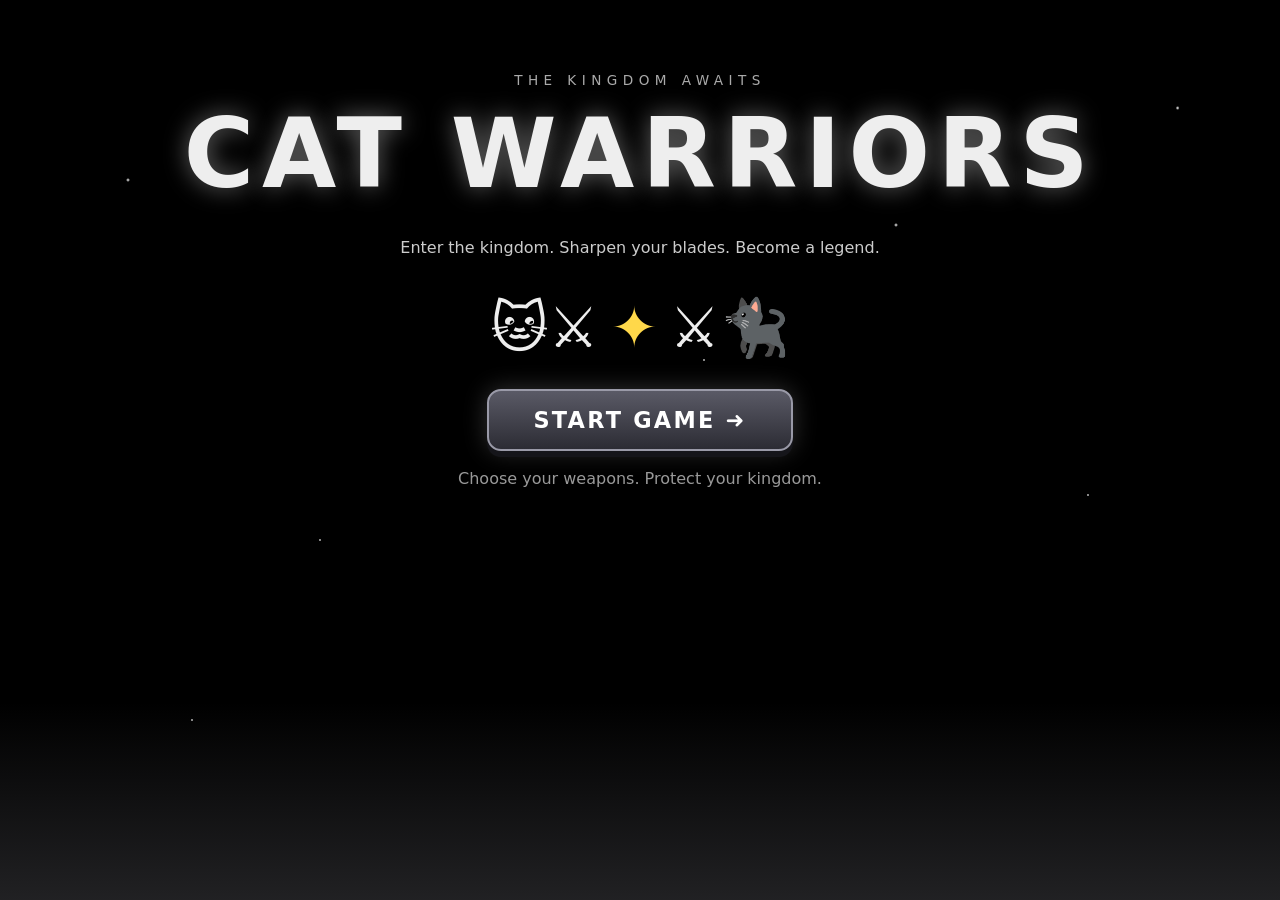
<file: index.html>
<!DOCTYPE html>
<html lang="en">
<head>
  <meta charset="UTF-8">
  <meta name="viewport" content="width=device-width, initial-scale=1.0">
  <title>Cat Warriors | Enter the Kingdom</title>
  <link rel="stylesheet" href="home.css">
</head>

<body>
  <div class="stars" aria-hidden="true"></div>

  <main class="welcome">
    <p class="eyebrow">THE KINGDOM AWAITS</p>

    <h1>CAT WARRIORS</h1>

    <p class="subtitle">
      Enter the kingdom. Sharpen your blades.
      Become a legend.
    </p>

    <div class="battlefield" aria-label="Cat knights preparing for battle">
      <span class="knight knight-left">🐱⚔️</span>
      <span class="clash">✦</span>
      <span class="knight knight-right">⚔️🐈‍⬛</span>
    </div>

    <a class="start-button" href="shop.html">
      START GAME <span>➜</span>
    </a>

    <p class="hint">Choose your weapons. Protect your kingdom.</p>
  </main>

  <div class="ground-fog" aria-hidden="true"></div>
</body>
</html>
</file>
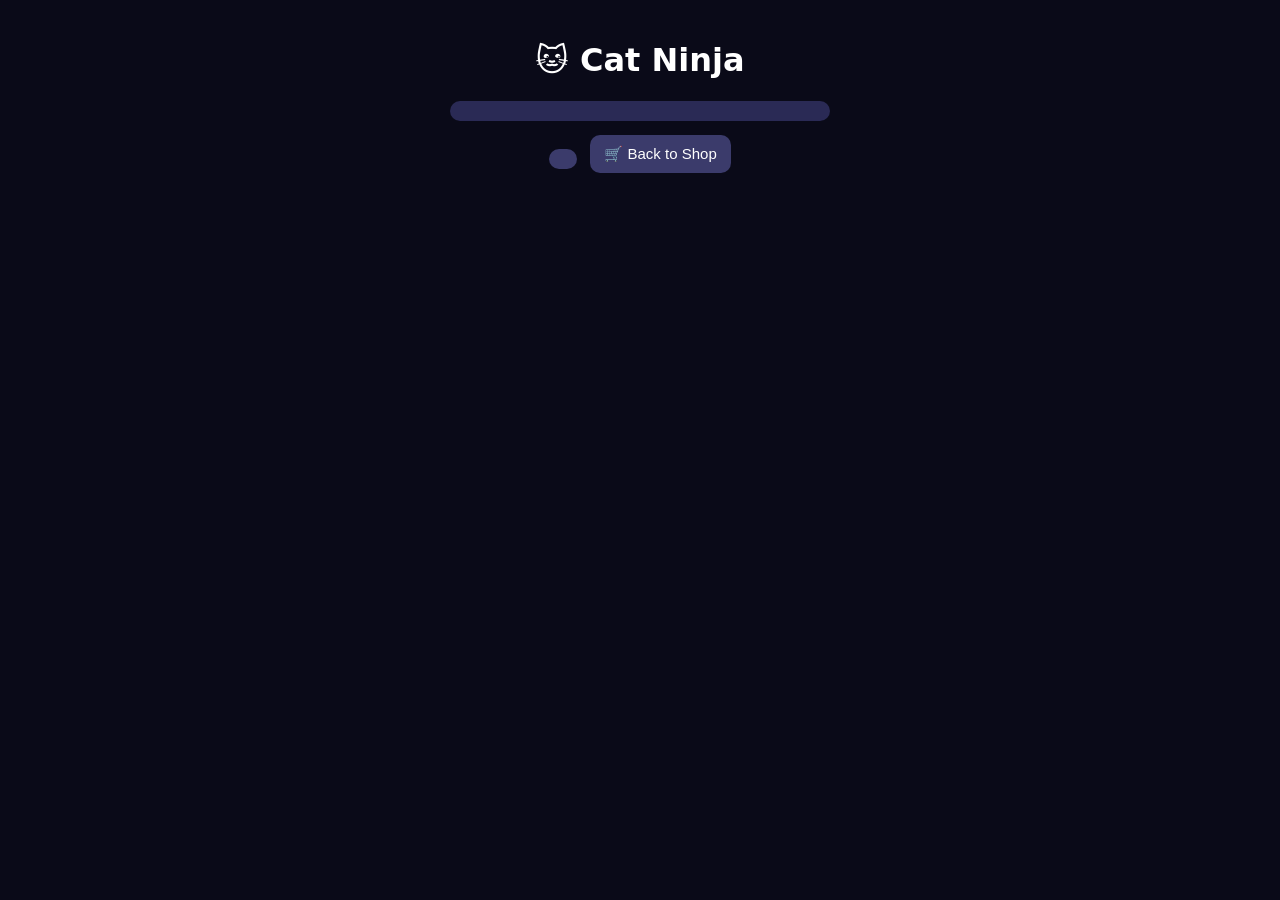
<file: game.html>
<!DOCTYPE html>
<html lang="en">
<head>
  <meta charset="UTF-8">
  <meta name="viewport" content="width=device-width, initial-scale=1">
  <title>Cat Warriors - Play</title>
  <link rel="stylesheet" href="style.css">
</head>
<body>
  <canvas id="game"></canvas>
  <div id="menu">
    <h1>🐱 Cat Ninja</h1>
    <p id="result"></p>
    <p id="coins"></p>
    <div id="daily"></div>
    <button id="play"></button>
    <button onclick="location.href='shop.html'">🛒 Back to Shop</button>
  </div>
  <script src="data.js"></script>
  <script src="audio.js"></script>
  <script src="game.js"></script>
</body>
</html>
</file>
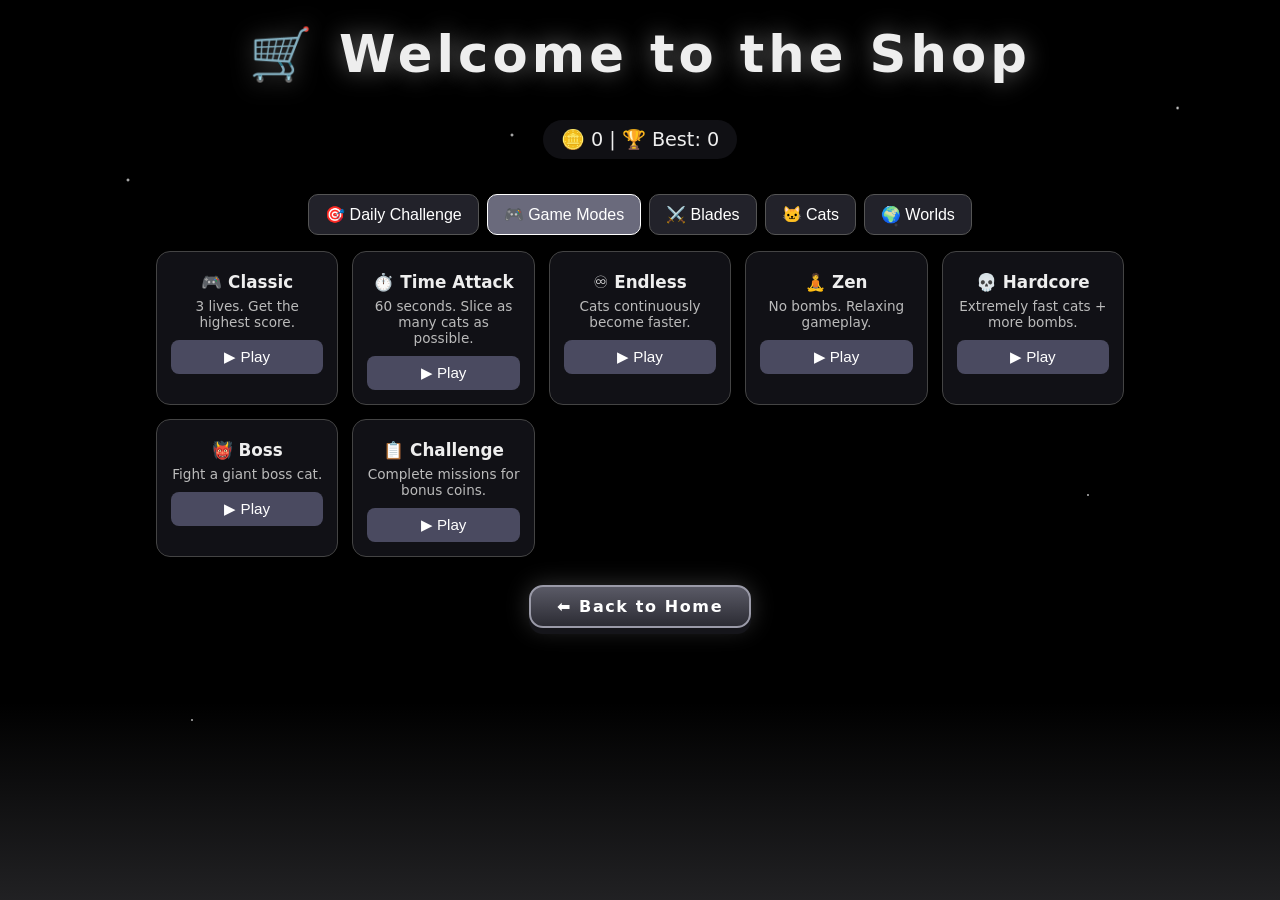
<file: shop.html>
<!DOCTYPE html>
<html lang="en">
<head>
  <meta charset="UTF-8">
  <meta name="viewport" content="width=device-width, initial-scale=1.0">
  <title>Cat Warriors | Shop</title>
  <link rel="stylesheet" href="home.css">
  <link rel="stylesheet" href="shop.css">
</head>
<body>
  <div class="stars" aria-hidden="true"></div>
  <main class="wrap">
    <h1 class="shop-title">🛒 Welcome to the Shop</h1>
    <p id="coins" class="coins"></p>
    <nav id="tabs"></nav>
    <section id="items" class="grid"></section>
    <a class="start-button small" href="index.html">⬅ Back to Home</a>
  </main>
  <div class="ground-fog" aria-hidden="true"></div>
  <script src="data.js"></script>
  <script src="shop.js"></script>
</body>
</html>
</file>
<file: home.css>
* { box-sizing: border-box; }
html, body { margin: 0; min-height: 100%; }
body {
  font-family: system-ui, sans-serif; color: #eee;
  background: #000 url('assest/cat-castle-night.svg') center / cover no-repeat fixed;
}
body::before {            /* dark overlay so text is readable */
  content: ""; position: fixed; inset: 0; z-index: 0;
  background: linear-gradient(rgba(0,0,0,.55), rgba(0,0,0,.25) 50%, rgba(0,0,0,.7));
}

/* twinkling stars */
.stars {
  position: fixed; inset: 0; z-index: 1; pointer-events: none;
  background-image:
    radial-gradient(2px 2px at 10% 20%, #fff, transparent),
    radial-gradient(1.5px 1.5px at 25% 60%, #fff, transparent),
    radial-gradient(2px 2px at 40% 15%, #fff, transparent),
    radial-gradient(1.5px 1.5px at 55% 40%, #fff, transparent),
    radial-gradient(2px 2px at 70% 25%, #fff, transparent),
    radial-gradient(1.5px 1.5px at 85% 55%, #fff, transparent),
    radial-gradient(2px 2px at 92% 12%, #fff, transparent),
    radial-gradient(1.5px 1.5px at 15% 80%, #fff, transparent);
  animation: twinkle 3s ease-in-out infinite alternate;
}
@keyframes twinkle { from { opacity: .3; } to { opacity: 1; } }

.welcome {
  position: relative; z-index: 2; min-height: 100vh;
  display: flex; flex-direction: column; align-items: center;
  padding: 8vh 16px 0; text-align: center;
}
.eyebrow { letter-spacing: .4em; font-size: .85rem; color: #aaa; margin: 0; }
h1 {
  font-size: clamp(2.5rem, 9vw, 6rem); margin: .1em 0; letter-spacing: .08em;
  text-shadow: 0 0 25px rgba(255,255,255,.4);
}
.subtitle { max-width: 480px; color: #ccc; line-height: 1.6; }

.battlefield { display: flex; align-items: center; gap: 12px; font-size: clamp(2rem, 7vw, 3.5rem); margin: 18px 0 28px; }
.knight-left  { animation: lunge-l 1.2s ease-in-out infinite; }
.knight-right { animation: lunge-r 1.2s ease-in-out infinite; }
.clash { color: #ffd84a; animation: spark 1.2s ease-in-out infinite; }
@keyframes lunge-l { 50% { transform: translateX(14px); } }
@keyframes lunge-r { 50% { transform: translateX(-14px); } }
@keyframes spark { 0%,100% { opacity: .2; transform: scale(.7); } 50% { opacity: 1; transform: scale(1.5); } }

.start-button {
  display: inline-block; padding: 16px 44px; font-size: 1.4rem; font-weight: bold;
  color: #fff; text-decoration: none; letter-spacing: .1em;
  background: linear-gradient(#5a5a66, #2c2c34); border: 2px solid #9a9aa8; border-radius: 14px;
  box-shadow: 0 6px 0 #15151a, 0 0 25px rgba(255,255,255,.2); transition: transform .1s;
}
.start-button:hover { background: linear-gradient(#70707e, #3a3a44); }
.start-button:active { transform: translateY(4px); }
.hint { color: #999; margin-top: 18px; }

.ground-fog {
  position: fixed; left: 0; right: 0; bottom: 0; height: 22vh; z-index: 1; pointer-events: none;
  background: linear-gradient(transparent, rgba(150,150,160,.22));
}
</file>
<file: style.css>
* { box-sizing: border-box; }
body { margin: 0; overflow: hidden; background: #111; font-family: system-ui, sans-serif; color: #fff; }
canvas { display: block; touch-action: none; }
#menu {
  position: fixed; inset: 0; overflow-y: auto; padding: 20px;
  background: rgba(10, 10, 25, .93); text-align: center;
}
#menu.hidden { display: none; }
#menu button {
  margin: 4px; padding: 10px 14px; border: 0; border-radius: 10px;
  background: #3b3b6b; color: #fff; font-size: 15px; cursor: pointer;
}
#menu button:hover { background: #5a5aa0; }
#daily { background: #2a2a55; border-radius: 12px; padding: 10px; max-width: 380px; margin: 10px auto; }
</file>
<file: shop.css>
.wrap { position: relative; z-index: 2; max-width: 1000px; margin: 0 auto; padding: 24px 16px 60px; text-align: center; }
.shop-title { font-size: clamp(1.8rem, 5vw, 3.2rem); margin: 0 0 .3em; }
.start-button.small { font-size: 1rem; padding: 10px 26px; margin-top: 28px; }

.coins { font-size: 1.2rem; background: rgba(20,20,26,.8); display: inline-block; padding: 8px 18px; border-radius: 20px; }
#tabs { margin: 16px 0; display: flex; flex-wrap: wrap; justify-content: center; gap: 8px; }
#tabs button {
  padding: 10px 16px; font-size: 1rem; color: #fff; cursor: pointer;
  background: rgba(40,40,50,.85); border: 1px solid #555; border-radius: 10px;
}
#tabs button.active { background: #6a6a7c; border-color: #fff; }

.grid { display: grid; grid-template-columns: repeat(auto-fill, minmax(170px, 1fr)); gap: 14px; }
.card { background: rgba(20,20,26,.85); border: 1px solid #444; border-radius: 14px; padding: 14px; backdrop-filter: blur(4px); }
.card .emoji { font-size: 2.6rem; }
.card h3 { margin: 6px 0; font-size: 1.05rem; }
.card p { margin: 0 0 10px; font-size: .85rem; color: #bbb; }
.card button { width: 100%; padding: 8px; font-size: .95rem; color: #fff; cursor: pointer; background: #4a4a60; border: 0; border-radius: 8px; }
.card button:hover:not(:disabled) { background: #6a6a88; }
.card button:disabled { opacity: .6; cursor: default; }
.card.wide { grid-column: 1 / -1; text-align: left; line-height: 1.8; font-size: 1.05rem; }
</file>
